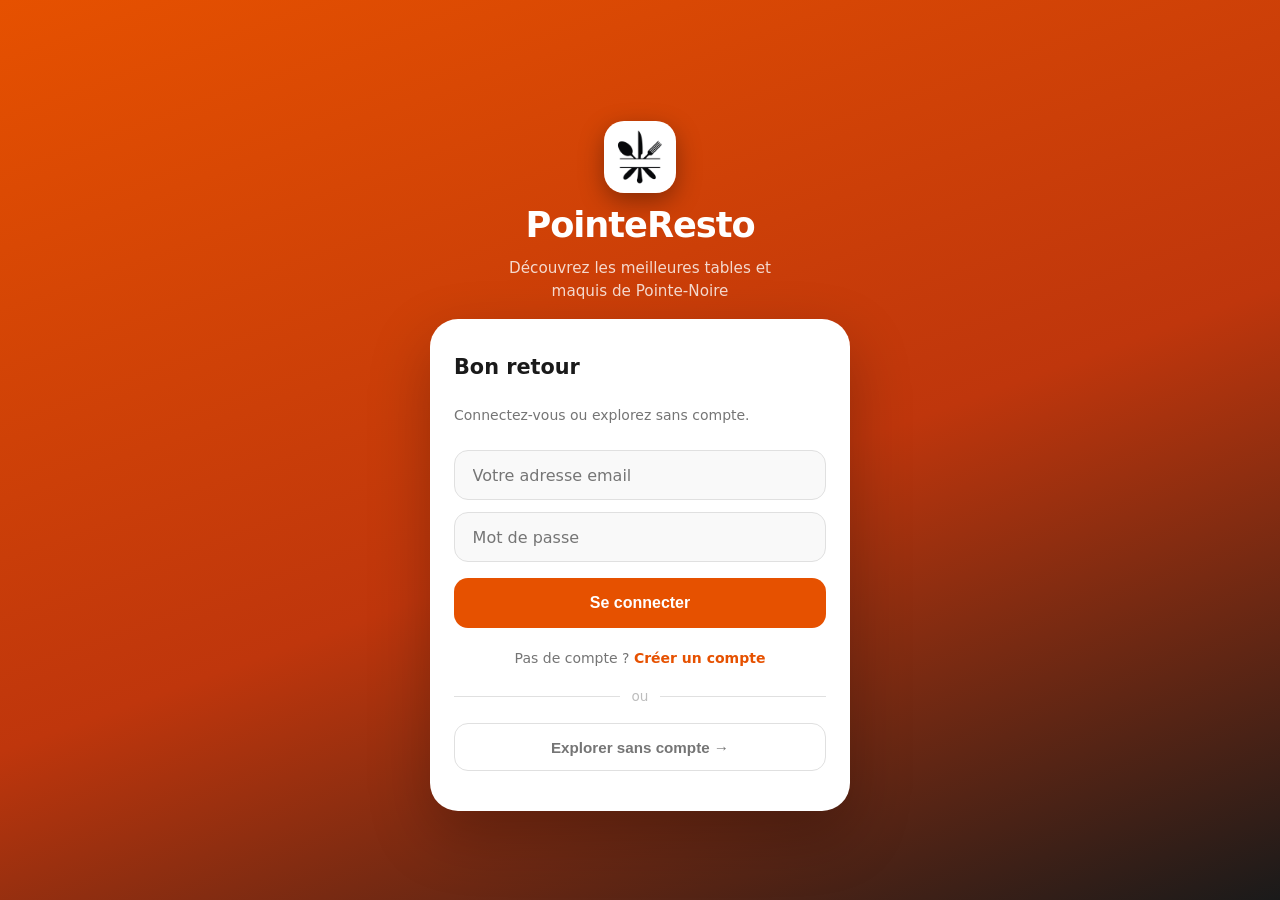
<file: index.html>
<!DOCTYPE html>
<html lang="fr">
<head>
    <meta charset="UTF-8">
    <meta http-equiv="refresh" content="0; url=Frontend/Connexion.html">
    <title>PointeResto — Redirection</title>
</head>
<body>
    <p>Redirection vers <a href="Frontend/Connexion.html">PointeResto</a>…</p>
</body>
</html>
</file>
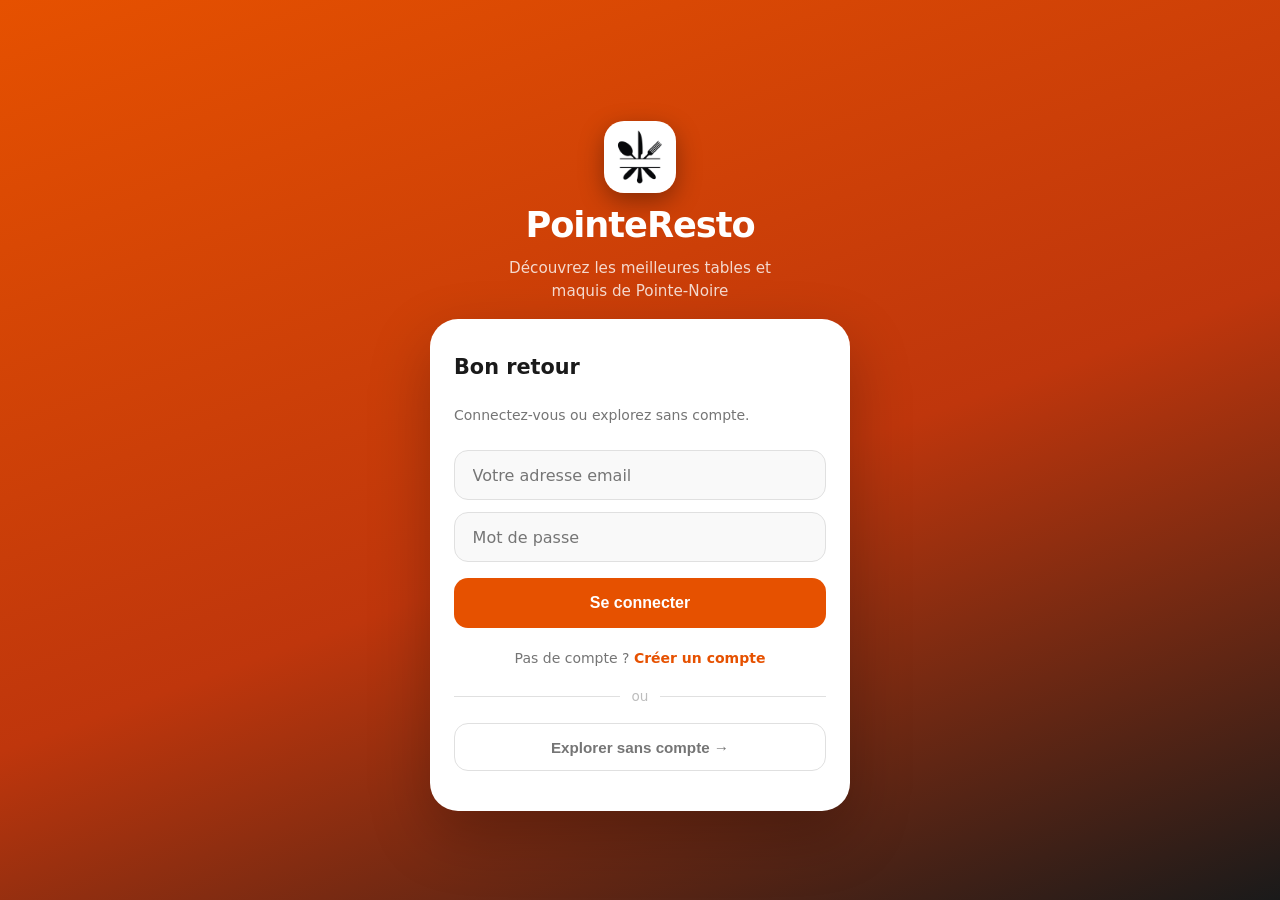
<file: Frontend/Index.html>
<!DOCTYPE html>
<html lang="fr">
<head>
    <meta charset="UTF-8">
    <meta name="viewport" content="width=device-width, initial-scale=1.0">
    <title>PointeResto — Guide Gastronomique de Pointe-Noire</title>
    <link rel="stylesheet" href="Assets/CSS/Theme.css">
    <link rel="stylesheet" href="Assets/CSS/Header.css">
    <link rel="stylesheet" href="Assets/CSS/Form.css">
    <link rel="stylesheet" href="Assets/CSS/Grid.css">
    <link rel="stylesheet" href="Assets/CSS/Layout.css">
    <link rel="stylesheet" href="Assets/CSS/Toast.css">
</head>
<body>
    <nav class="main-navbar">
        <a href="Index.html" class="logo-link">
            <img src="Assets/Image/Logo.jpeg" alt="Logo PointeResto" class="logo-icon">
            <div class="logo-text-group">
                <h1 class="logo-title">PointeResto</h1>
                <span class="logo-tagline">Pointe-Noire • Congo</span>
            </div>
        </a>
        <div class="nav-links">
            <button type="button" class="btn-navbar-action" id="btn-toggle-favs">
                ❤️ Favoris (<span id="fav-count">0</span>)
            </button>
            <span id="nav-auth-slot"></span>
        </div>
    </nav>

    <header class="home-hero">
        <div class="home-hero-overlay"></div>
        <div class="home-hero-content">
            <span class="hero-location-pill">📍 Côte Sauvage • Centre-Ville • Tié-Tié • Mpaka</span>
            <h2 class="home-hero-title">Savourez le meilleur de Pointe-Noire</h2>
            <p class="home-hero-desc">
                Capitaine braisé face à l'océan, saka-saka maison ou tables gastronomiques : trouvez votre prochaine adresse en temps réel.
            </p>
        </div>
    </header>

    <main class="container home-main">
        <section class="search-wrapper" aria-label="Recherche d'établissements">
            <div class="search-input-box">
                <span class="search-icon" aria-hidden="true">🔍</span>
                <input type="text" id="search-input" class="input-field search-with-icon"
                       placeholder="Rechercher un restaurant, du saka-saka, du capitaine...">
            </div>
            <div class="search-select-box">
                <select id="quartier-select" class="select-field" aria-label="Filtrer par quartier">
                    <option value="">Tous les quartiers</option>
                </select>
            </div>
        </section>

        <div class="quick-filters" id="quick-filters" role="group" aria-label="Filtres rapides">
            <button type="button" class="filter-chip active" data-filter="all">Tout voir</button>
            <button type="button" class="filter-chip" data-filter="open">🟢 Ouverts maintenant</button>
            <button type="button" class="filter-chip" data-filter="Fruits de Mer">🦞 Fruits de mer</button>
            <button type="button" class="filter-chip" data-filter="Maquis">🍲 Maquis</button>
            <button type="button" class="filter-chip" data-filter="Grillade">🔥 Grillades</button>
            <button type="button" class="filter-chip" data-filter="Traditionnel">🌴 Traditionnel</button>
        </div>

        <div class="results-toolbar">
            <p id="results-count" class="results-count">Chargement des établissements…</p>
        </div>

        <section id="restaurants-container" class="restaurants-grid"></section>
    </main>

    <script src="Assets/JS/api.js"></script>
    <script src="Assets/JS/Auth.js"></script>
    <script src="Assets/JS/Toast.js"></script>
    <script src="Assets/JS/Main.js"></script>
</body>
</html>
</file>
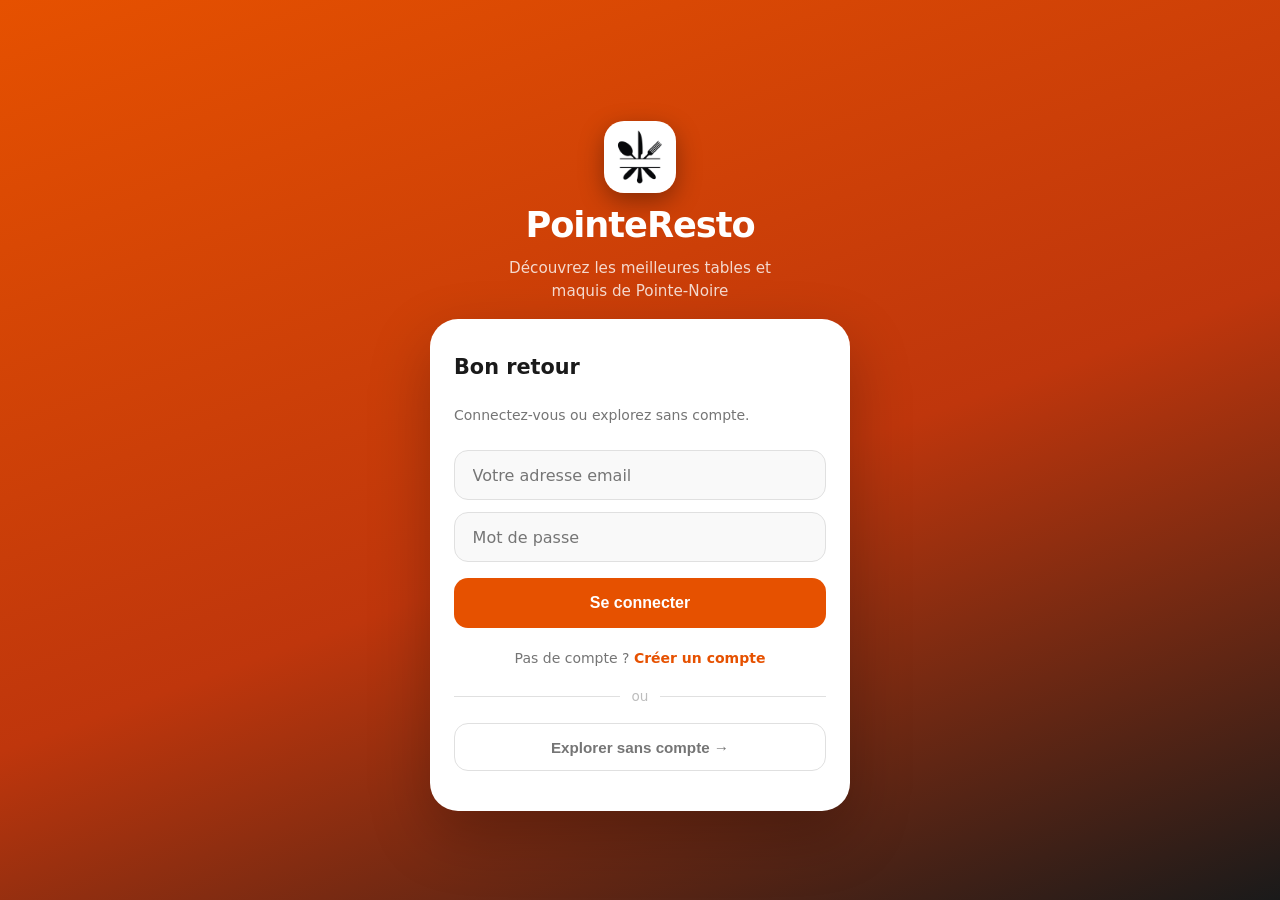
<file: Frontend/Connexion.html>
<!DOCTYPE html>
<html lang="fr">
<head>
    <meta charset="UTF-8">
    <meta name="viewport" content="width=device-width, initial-scale=1.0">
    <title>PointeResto — Connexion</title>
    <link rel="stylesheet" href="Assets/CSS/Theme.css">
    <link rel="stylesheet" href="Assets/CSS/AuthSheet.css">
    <link rel="stylesheet" href="Assets/CSS/Toast.css">
</head>
<body class="auth-body">

    <div class="hero">
        <img src="Assets/Image/Logo.jpeg" alt="Logo PointeResto" class="hero-logo">
        <h1 class="hero-title">PointeResto</h1>
        <p class="hero-subtitle">Découvrez les meilleures tables et maquis de Pointe-Noire</p>
    </div>

    <div class="sheet">
        <div class="sheet-handle"></div>
        <p class="sheet-title">Bon retour</p>
        <p class="sheet-subtitle">Connectez-vous ou explorez sans compte.</p>

        <div class="input-group">
            <input type="email" id="login-email" class="auth-input"
                   placeholder="Votre adresse email" autocomplete="email">
            <input type="password" id="login-password" class="auth-input"
                   placeholder="Mot de passe" autocomplete="current-password">
        </div>

        <p id="login-error" class="auth-error"></p>

        <button class="btn-primary" id="btn-login-submit">Se connecter</button>

        <p class="auth-switch-link">
            Pas de compte ? <a href="Inscription.html">Créer un compte</a>
        </p>

        <div class="divider">ou</div>

        <button class="btn-guest" id="btn-guest-explore">
            Explorer sans compte →
        </button>
    </div>

    <script src="Assets/JS/api.js"></script>
    <script src="Assets/JS/Auth.js"></script>
    <script src="Assets/JS/Toast.js"></script>
    <script src="Assets/JS/Login.js"></script>
</body>
</html>
</file>
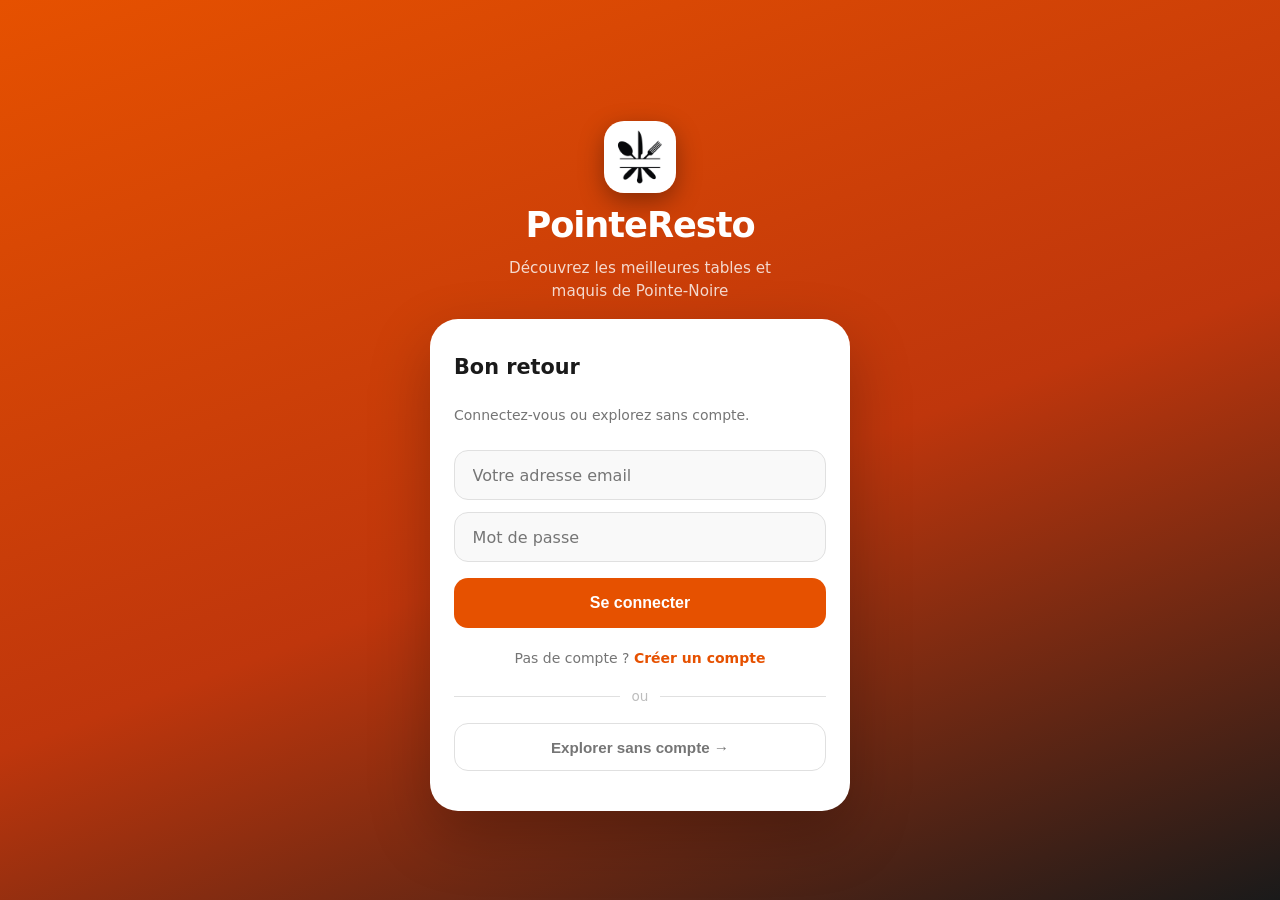
<file: Frontend/Dashboard.html>
<!DOCTYPE html>
<html lang="fr">
<head>
    <meta charset="UTF-8">
    <meta name="viewport" content="width=device-width, initial-scale=1.0">
    <title>PointeResto Pro — Espace Restaurateur</title>
    <link rel="stylesheet" href="Assets/CSS/Theme.css?v=2">
    <link rel="stylesheet" href="Assets/CSS/Header.css?v=2">
    <link rel="stylesheet" href="Assets/CSS/Form.css?v=2">
    <link rel="stylesheet" href="Assets/CSS/Toast.css?v=2">
    <link rel="stylesheet" href="Assets/CSS/Dashboard.css?v=2">
</head>
<body>
    <nav class="main-navbar">
        <a href="Index.html" class="logo-link">
            <img src="Assets/Image/Logo.jpeg" alt="Logo PointeResto" class="logo-icon">
            <h1 class="logo-title">PointeResto <span class="logo-pro-badge">Pro</span></h1>
        </a>
        <div class="nav-links">
            <span id="dash-avatar-initials" class="nav-avatar-initials">PR</span>
            <button type="button" class="btn-navbar-action" id="btn-logout">Déconnexion</button>
        </div>
    </nav>

    <main class="container">
        <p id="welcome-msg" class="dash-welcome"></p>

        <div class="dashboard-grid" id="stats-grid">
            <div class="stat-card">
                <div class="stat-number" id="stat-restos">—</div>
                <div class="stat-label">Établissements</div>
            </div>
            <div class="stat-card">
                <div class="stat-number" id="stat-rating">—</div>
                <div class="stat-label">Note Globale</div>
            </div>
            <div class="stat-card">
                <div class="stat-number" id="stat-avis">—</div>
                <div class="stat-label">Avis Reçus</div>
            </div>
        </div>

        <div class="restaurant-selector">
            <label for="resto-select">Mon établissement :</label>
            <select id="resto-select">
                <option value="">Chargement…</option>
            </select>
        </div>

        <div class="dash-tabs">
            <button type="button" class="dash-tab active" data-tab="statut" onclick="switchTab('statut')">📡 Statut</button>
            <button type="button" class="dash-tab"        data-tab="menus"  onclick="switchTab('menus')">🍽️ Menus</button>
            <button type="button" class="dash-tab"        data-tab="avis"   onclick="switchTab('avis')">💬 Avis</button>
        </div>

        <div class="dash-panel active" id="panel-statut">
            <div class="dash-section">
                <p class="dash-section-title">Statut d'ouverture</p>
                <p class="dash-status-hint">
                    Statut actuel : <strong id="current-status">—</strong>
                </p>
                <div class="status-buttons">
                    <button type="button" class="btn-status ouvert"        onclick="changeStatus('Ouvert')">✅ Ouvert</button>
                    <button type="button" class="btn-status ferme-bientot" onclick="changeStatus('Ferme bientot')">⏳ Ferme bientôt</button>
                    <button type="button" class="btn-status ferme"         onclick="changeStatus('Fermé')">🔴 Fermé</button>
                </div>
            </div>
        </div>

        <div class="dash-panel" id="panel-menus">
            <div class="dash-section">
                <p class="dash-section-title">Ajouter un plat</p>
                <div class="menu-form" id="menu-form">
                    <input type="text"   id="m-titre"       class="dash-input full-width" placeholder="Nom du plat *">
                    <input type="text"   id="m-categorie"   class="dash-input" placeholder="Catégorie (ex: Plat, Entrée)">
                    <input type="number" id="m-prix"        class="dash-input" placeholder="Prix (FCFA) *" min="0">
                    <textarea            id="m-description" class="dash-input full-width" rows="2" placeholder="Description / composition (optionnel)"></textarea>
                    <input type="url"    id="m-image"       class="dash-input full-width" placeholder="URL de l'image (optionnel)">
                    <button type="button" class="btn-dash-primary full-width" id="btn-add-menu" onclick="submitMenu()">
                        + Ajouter ce plat
                    </button>
                </div>
            </div>
            <div class="dash-section">
                <p class="dash-section-title">Carte actuelle</p>
                <div id="menus-list"><p class="dash-muted-msg">Sélectionnez un restaurant.</p></div>
            </div>
        </div>

        <div class="dash-panel" id="panel-avis">
            <div id="avis-list"><p class="dash-muted-msg">Chargement…</p></div>
        </div>
    </main>

    <script src="Assets/JS/api.js"></script>
    <script src="Assets/JS/Auth.js"></script>
    <script src="Assets/JS/Toast.js"></script>
    <script src="Assets/JS/Dashboard.js"></script>
</body>
</html>
</file>
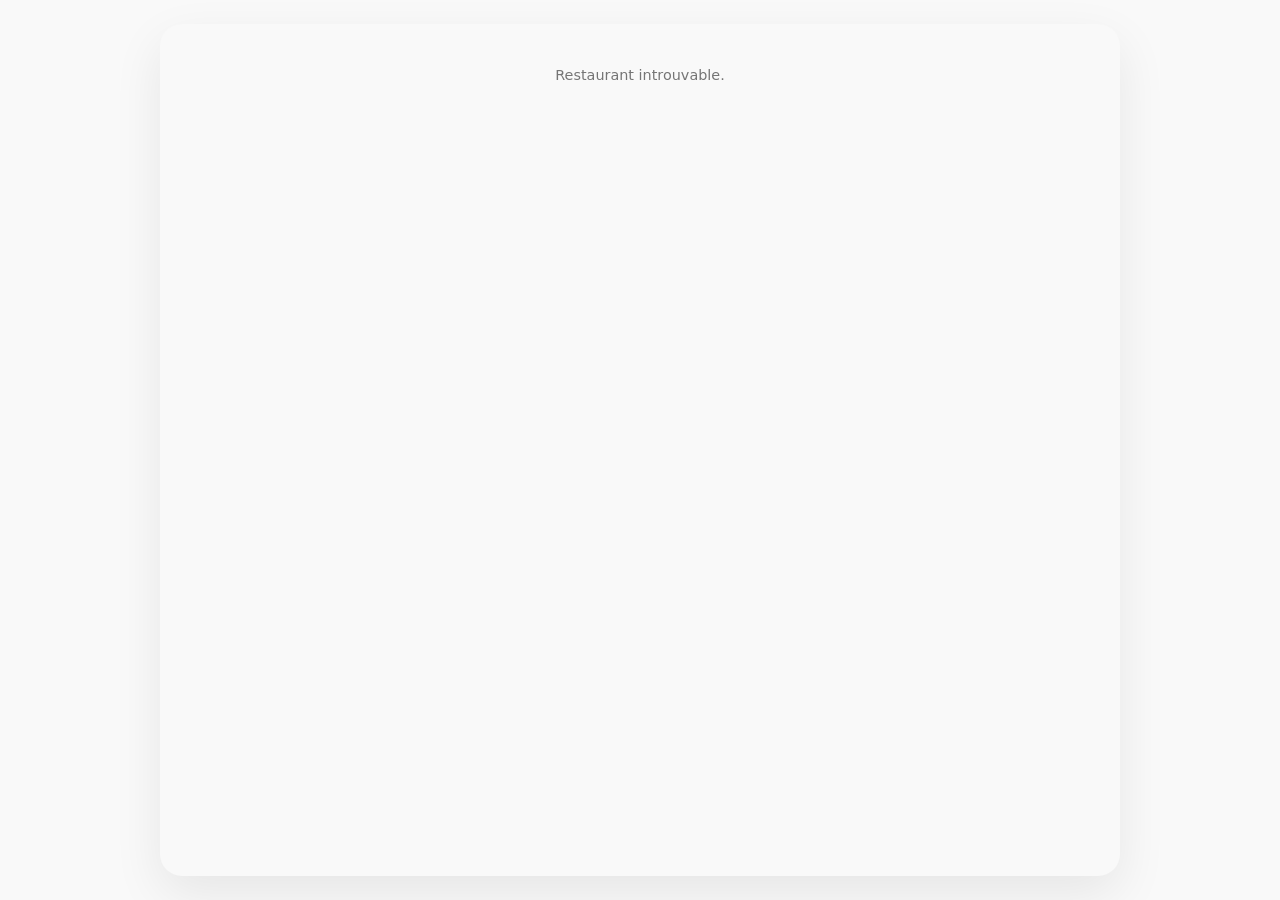
<file: Frontend/Detail.html>
<!DOCTYPE html>
<html lang="fr">
<head>
    <meta charset="UTF-8">
    <meta name="viewport" content="width=device-width, initial-scale=1.0">
    <title>PointeResto — Détail</title>
    <link rel="stylesheet" href="Assets/CSS/Theme.css?v=2">
    <link rel="stylesheet" href="Assets/CSS/Layout.css?v=2">
    <link rel="stylesheet" href="Assets/CSS/Detail.css?v=2">
    <link rel="stylesheet" href="Assets/CSS/Toast.css?v=2">
</head>
<body>

    <div id="detail-root">
        <p class="empty-state">Chargement…</p>
    </div>

    <script src="Assets/JS/api.js"></script>
    <script src="Assets/JS/Auth.js"></script>
    <script src="Assets/JS/Toast.js"></script>
    <script src="Assets/JS/Detail.js"></script>
</body>
</html>
</file>
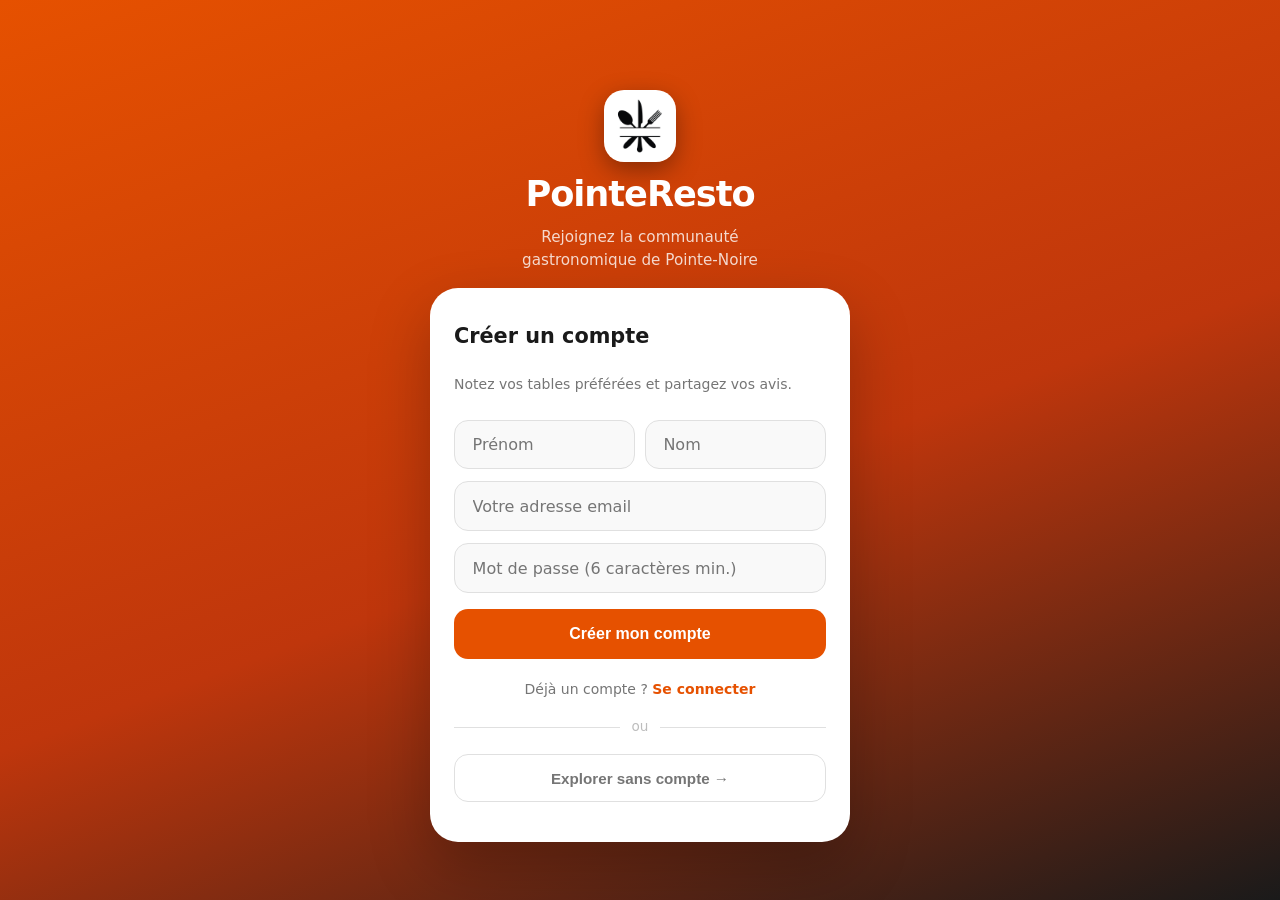
<file: Frontend/Inscription.html>
<!DOCTYPE html>
<html lang="fr">
<head>
    <meta charset="UTF-8">
    <meta name="viewport" content="width=device-width, initial-scale=1.0">
    <title>PointeResto — Inscription</title>
    <link rel="stylesheet" href="Assets/CSS/Theme.css">
    <link rel="stylesheet" href="Assets/CSS/AuthSheet.css">
    <link rel="stylesheet" href="Assets/CSS/Toast.css">
</head>
<body class="auth-body">

    <div class="hero">
        <img src="Assets/Image/Logo.jpeg" alt="Logo PointeResto" class="hero-logo">
        <h1 class="hero-title">PointeResto</h1>
        <p class="hero-subtitle">Rejoignez la communauté gastronomique de Pointe-Noire</p>
    </div>

    <div class="sheet">
        <div class="sheet-handle"></div>
        <p class="sheet-title">Créer un compte</p>
        <p class="sheet-subtitle">Notez vos tables préférées et partagez vos avis.</p>

        <div class="input-group">
            <div class="input-row">
                <input type="text" id="reg-prenom" class="auth-input"
                       placeholder="Prénom" autocomplete="given-name">
                <input type="text" id="reg-nom" class="auth-input"
                       placeholder="Nom" autocomplete="family-name">
            </div>
            <input type="email" id="reg-email" class="auth-input"
                   placeholder="Votre adresse email" autocomplete="email">
            <input type="password" id="reg-password" class="auth-input"
                   placeholder="Mot de passe (6 caractères min.)" autocomplete="new-password">
        </div>

        <p id="reg-error" class="auth-error"></p>

        <button class="btn-primary" id="btn-register-submit">Créer mon compte</button>

        <p class="auth-switch-link">
            Déjà un compte ? <a href="Connexion.html">Se connecter</a>
        </p>

        <div class="divider">ou</div>

        <button class="btn-guest" id="btn-guest-explore">
            Explorer sans compte →
        </button>
    </div>

    <script src="Assets/JS/api.js"></script>
    <script src="Assets/JS/Auth.js"></script>
    <script src="Assets/JS/Toast.js"></script>
    <script src="Assets/JS/Register.js"></script>
</body>
</html>
</file>
<file: Frontend/Assets/CSS/Theme.css>
:root {
    --primary: #E65100;
    --primary-light: #FFB74D;
    --dark: #1A1A1A;
    --light: #F9F9F9;
    --white: #FFFFFF;
    --gray: #757575;
    --border: #E0E0E0;
    --shadow: 0 10px 30px rgba(0, 0, 0, 0.05);
    --radius: 16px;
    --transition: all 0.3s cubic-bezier(0.4, 0, 0.2, 1);
}

* {
    box-sizing: border-box;
    margin: 0;
    padding: 0;
}

body {
    font-family: 'Inter', system-ui, sans-serif;
    background-color: var(--light);
    color: var(--dark);
    line-height: 1.6;
}

.container {
    max-width: 1200px;
    margin: 0 auto;
    padding: 2rem 1rem;
}

.hidden {
    display: none !important;
}
</file>
<file: Frontend/Assets/CSS/Header.css>
.main-navbar {
    display: flex;
    justify-content: space-between;
    align-items: center;
    padding: 0.85rem 2rem;
    background: rgba(255, 255, 255, 0.96);
    backdrop-filter: blur(8px);
    box-shadow: 0 4px 20px rgba(0, 0, 0, 0.06);
    position: sticky;
    top: 0;
    z-index: 900;
    gap: 1rem;
}

.logo-link {
    display: flex;
    align-items: center;
    gap: 0.75rem;
    text-decoration: none;
    color: inherit;
    min-width: 0;
}

.logo-icon {
    width: 42px;
    height: 42px;
    border-radius: 12px;
    object-fit: cover;
    flex-shrink: 0;
    box-shadow: 0 3px 10px rgba(230, 81, 0, 0.2);
}

.logo-text-group {
    display: flex;
    flex-direction: column;
    min-width: 0;
}

.logo-title {
    font-size: 1.45rem;
    font-weight: 800;
    color: var(--primary);
    line-height: 1.1;
    margin: 0;
    white-space: nowrap;
}

.logo-tagline {
    font-size: 0.72rem;
    font-weight: 600;
    color: var(--gray);
    letter-spacing: 0.04em;
}

.logo-pro-badge {
    color: var(--gray);
    font-size: 0.7em;
    font-weight: 700;
}

.nav-links {
    display: flex;
    align-items: center;
    gap: 0.6rem;
    flex-shrink: 0;
}

.btn-navbar-action {
    background-color: var(--primary);
    color: var(--white);
    border: none;
    padding: 0.6rem 1rem;
    border-radius: 10px;
    font-weight: 600;
    font-size: 0.85rem;
    cursor: pointer;
    white-space: nowrap;
    transition: var(--transition);
}

.btn-navbar-action:hover {
    background-color: #bf360c;
}

.btn-navbar-action.active {
    background-color: var(--dark);
}

.btn-navbar-link {
    display: inline-block;
    background-color: var(--light);
    color: var(--dark);
    border: 1.5px solid var(--border);
    padding: 0.52rem 0.95rem;
    border-radius: 10px;
    font-weight: 600;
    font-size: 0.85rem;
    text-decoration: none;
    white-space: nowrap;
    transition: var(--transition);
}

.btn-navbar-link:hover {
    border-color: var(--primary);
    color: var(--primary);
}

.nav-user-pill {
    display: inline-flex;
    align-items: center;
    gap: 0.5rem;
}

.nav-avatar-initials {
    display: inline-flex;
    align-items: center;
    justify-content: center;
    width: 38px;
    height: 38px;
    border-radius: 50%;
    background: linear-gradient(135deg, #E65100 0%, #BF360C 100%);
    color: var(--white);
    font-weight: 800;
    font-size: 0.88rem;
    letter-spacing: 0.04em;
    text-decoration: none;
    box-shadow: 0 3px 10px rgba(230, 81, 0, 0.28);
    flex-shrink: 0;
}

.nav-logout-btn {
    background: none;
    border: 1.5px solid var(--border);
    color: var(--gray);
    border-radius: 10px;
    padding: 0.5rem 0.75rem;
    font-size: 0.8rem;
    font-weight: 600;
    cursor: pointer;
    transition: var(--transition);
}

.nav-logout-btn:hover {
    border-color: #c62828;
    color: #c62828;
}

@media (max-width: 560px) {
    .main-navbar {
        padding: 0.7rem 0.9rem;
        gap: 0.45rem;
    }

    .logo-icon {
        width: 34px;
        height: 34px;
    }

    .logo-title {
        font-size: 1.15rem;
    }

    .logo-tagline {
        display: none;
    }

    .btn-navbar-action,
    .btn-navbar-link {
        padding: 0.45rem 0.7rem;
        font-size: 0.76rem;
        border-radius: 8px;
    }

    .nav-avatar-initials {
        width: 34px;
        height: 34px;
        font-size: 0.8rem;
    }

    .nav-logout-btn {
        padding: 0.42rem 0.6rem;
        font-size: 0.75rem;
    }
}
</file>
<file: Frontend/Assets/CSS/Form.css>
.search-wrapper {
    background: var(--white);
    padding: 1.15rem;
    border-radius: 18px;
    box-shadow: 0 14px 35px rgba(0, 0, 0, 0.08);
    display: flex;
    gap: 0.9rem;
    margin-bottom: 1.25rem;
    border: 1px solid rgba(0, 0, 0, 0.04);
}

.search-input-box {
    position: relative;
    flex: 2;
    min-width: 0;
}

.search-select-box {
    flex: 1;
    min-width: 210px;
}

.search-icon {
    position: absolute;
    left: 1rem;
    top: 50%;
    transform: translateY(-50%);
    font-size: 1rem;
    pointer-events: none;
    opacity: 0.65;
}

.input-field, .select-field {
    width: 100%;
    padding: 0.9rem 1.1rem;
    border: 1.5px solid var(--border);
    border-radius: 12px;
    font-size: 0.96rem;
    background-color: var(--light);
    transition: var(--transition);
    outline: none;
    font-family: inherit;
    color: var(--dark);
}

.search-with-icon {
    padding-left: 2.6rem;
}

.input-field:focus, .select-field:focus {
    border-color: var(--primary);
    background-color: var(--white);
    box-shadow: 0 0 0 4px rgba(230, 81, 0, 0.1);
}

.btn-submit {
    background-color: var(--primary);
    color: var(--white);
    border: none;
    padding: 1rem 2rem;
    border-radius: 12px;
    font-weight: bold;
    cursor: pointer;
}
</file>
<file: Frontend/Assets/CSS/Grid.css>
.restaurants-grid {
    display: grid;
    grid-template-columns: repeat(auto-fill, minmax(330px, 1fr));
    gap: 1.6rem;
}

@media (max-width: 768px) {
    .restaurants-grid {
        grid-template-columns: 1fr;
        gap: 1.2rem;
    }
    .search-wrapper {
        flex-direction: column;
    }
    .search-select-box {
        min-width: 100%;
    }
}
</file>
<file: Frontend/Assets/CSS/Layout.css>
/* ============================================================
   Bannière Hero Accueil — Pointe-Noire
   ============================================================ */
.home-hero {
    position: relative;
    min-height: 290px;
    background-image: url('https://images.unsplash.com/photo-1507525428034-b723cf961d3e?w=1400&q=80');
    background-size: cover;
    background-position: center 62%;
    display: flex;
    align-items: center;
    justify-content: center;
    text-align: center;
    padding: 2.8rem 1.5rem 4.2rem;
    color: var(--white);
}

.home-hero-overlay {
    position: absolute;
    inset: 0;
    background: linear-gradient(
        135deg,
        rgba(26, 26, 26, 0.82) 0%,
        rgba(191, 54, 12, 0.72) 55%,
        rgba(230, 81, 0, 0.65) 100%
    );
}

.home-hero-content {
    position: relative;
    z-index: 2;
    max-width: 760px;
    display: flex;
    flex-direction: column;
    align-items: center;
    gap: 0.75rem;
}

.hero-location-pill {
    display: inline-block;
    background: rgba(255, 255, 255, 0.16);
    backdrop-filter: blur(6px);
    border: 1px solid rgba(255, 255, 255, 0.28);
    padding: 0.35rem 0.9rem;
    border-radius: 30px;
    font-size: 0.78rem;
    font-weight: 600;
    letter-spacing: 0.03em;
}

.home-hero-title {
    font-size: 2.2rem;
    font-weight: 900;
    line-height: 1.15;
    letter-spacing: -0.02em;
    text-shadow: 0 2px 12px rgba(0, 0, 0, 0.35);
}

.home-hero-desc {
    font-size: 1rem;
    opacity: 0.92;
    max-width: 600px;
    line-height: 1.55;
}

.home-main {
    margin-top: -2.4rem;
    position: relative;
    z-index: 5;
}

/* ============================================================
   Filtres rapides & barre de résultats
   ============================================================ */
.quick-filters {
    display: flex;
    gap: 0.55rem;
    flex-wrap: wrap;
    margin-bottom: 1.1rem;
}

.filter-chip {
    background: var(--white);
    color: var(--dark);
    border: 1.5px solid var(--border);
    border-radius: 30px;
    padding: 0.45rem 0.95rem;
    font-size: 0.84rem;
    font-weight: 600;
    cursor: pointer;
    transition: var(--transition);
    font-family: inherit;
}

.filter-chip:hover {
    border-color: var(--primary);
    color: var(--primary);
}

.filter-chip.active {
    background: var(--primary);
    border-color: var(--primary);
    color: var(--white);
    box-shadow: 0 4px 12px rgba(230, 81, 0, 0.24);
}

.results-toolbar {
    display: flex;
    justify-content: space-between;
    align-items: center;
    margin-bottom: 1rem;
}

.results-count {
    font-size: 0.86rem;
    font-weight: 600;
    color: var(--gray);
}

/* ============================================================
   Cartes Restaurants
   ============================================================ */
.restaurant-card {
    background: var(--white);
    border-radius: var(--radius);
    overflow: hidden;
    box-shadow: var(--shadow);
    transition: var(--transition);
    position: relative;
    border: 1px solid rgba(0, 0, 0, 0.04);
    cursor: pointer;
    display: flex;
    flex-direction: column;
}

.restaurant-card:hover {
    transform: translateY(-4px);
    box-shadow: 0 18px 40px rgba(0, 0, 0, 0.11);
}

.card-media-wrapper {
    position: relative;
    height: 205px;
    overflow: hidden;
    background: #2b2b2b;
}

.card-img-top {
    width: 100%;
    height: 100%;
    object-fit: cover;
    transition: transform 0.45s ease;
}

.restaurant-card:hover .card-img-top {
    transform: scale(1.05);
}

.card-media-wrapper::after {
    content: '';
    position: absolute;
    inset: 0;
    background: linear-gradient(to top, rgba(0, 0, 0, 0.55) 0%, transparent 50%);
    pointer-events: none;
}

.btn-fav-card {
    position: absolute;
    top: 0.85rem;
    right: 0.85rem;
    background: rgba(255, 255, 255, 0.94);
    border: none;
    width: 38px;
    height: 38px;
    border-radius: 50%;
    cursor: pointer;
    box-shadow: 0 4px 12px rgba(0, 0, 0, 0.18);
    font-size: 1.15rem;
    display: flex;
    align-items: center;
    justify-content: center;
    transition: var(--transition);
    z-index: 3;
}

.btn-fav-card:hover {
    transform: scale(1.12);
}

.card-status-badge {
    position: absolute;
    top: 0.85rem;
    left: 0.85rem;
    padding: 0.32rem 0.75rem;
    border-radius: 30px;
    font-size: 0.72rem;
    font-weight: 700;
    color: white;
    z-index: 3;
    box-shadow: 0 2px 8px rgba(0, 0, 0, 0.2);
}

.status-ouvert        { background-color: #2e7d32; }
.status-ferme-bientot { background-color: #ef6c00; }
.status-ferme,
.status-fermé         { background-color: #c62828; }

.card-quartier-tag {
    position: absolute;
    bottom: 0.75rem;
    left: 0.85rem;
    z-index: 3;
    color: #fff;
    font-size: 0.76rem;
    font-weight: 600;
    background: rgba(0, 0, 0, 0.45);
    backdrop-filter: blur(4px);
    padding: 0.22rem 0.65rem;
    border-radius: 20px;
}

.card-rating-badge {
    position: absolute;
    bottom: 0.75rem;
    right: 0.85rem;
    z-index: 3;
    background: var(--white);
    color: var(--dark);
    font-size: 0.8rem;
    font-weight: 800;
    padding: 0.22rem 0.6rem;
    border-radius: 20px;
    box-shadow: 0 2px 8px rgba(0, 0, 0, 0.18);
}

.card-rating-star {
    color: #FFB300;
}

.card-body {
    padding: 1.15rem 1.25rem 1.25rem;
    display: flex;
    flex-direction: column;
    flex: 1;
}

.card-title-row {
    display: flex;
    justify-content: space-between;
    align-items: flex-start;
    gap: 0.5rem;
    margin-bottom: 0.25rem;
}

.card-title {
    font-size: 1.2rem;
    font-weight: 800;
    color: var(--dark);
    line-height: 1.25;
}

.card-price-badge {
    font-size: 0.72rem;
    font-weight: 700;
    color: var(--primary);
    background: rgba(230, 81, 0, 0.1);
    padding: 0.2rem 0.55rem;
    border-radius: 8px;
    white-space: nowrap;
}

.card-address {
    font-size: 0.83rem;
    color: var(--gray);
    margin-bottom: 0.5rem;
}

.card-desc-excerpt {
    font-size: 0.84rem;
    color: #4a4a4a;
    line-height: 1.45;
    margin-bottom: 0.85rem;
    overflow: hidden;
    text-overflow: ellipsis;
    display: -webkit-box;
    -webkit-line-clamp: 2;
    -webkit-box-orient: vertical;
}

.card-footer-meta {
    display: flex;
    justify-content: space-between;
    align-items: center;
    font-size: 0.8rem;
    color: var(--gray);
    margin-top: auto;
    padding-top: 0.65rem;
    border-top: 1px solid var(--border);
}

.card-type-pill {
    font-weight: 600;
    color: var(--dark);
}

.card-cta-link {
    color: var(--primary);
    font-weight: 700;
}

.grid-empty-msg {
    grid-column: 1 / -1;
    text-align: center;
    color: var(--gray);
    background: var(--white);
    border-radius: var(--radius);
    padding: 2.5rem 1.5rem;
    box-shadow: var(--shadow);
}

@media (max-width: 600px) {
    .home-hero {
        min-height: 245px;
        padding: 2rem 1rem 3.5rem;
    }
    .home-hero-title {
        font-size: 1.65rem;
    }
    .home-hero-desc {
        font-size: 0.88rem;
    }
}
</file>
<file: Frontend/Assets/CSS/Toast.css>
/* ============================================================
   Toasts — système de notifications non-bloquant
   ============================================================ */
#toast-container {
    position: fixed;
    bottom: 1.5rem;
    left: 50%;
    transform: translateX(-50%);
    z-index: 3000;
    display: flex;
    flex-direction: column;
    gap: 0.6rem;
    width: calc(100% - 2rem);
    max-width: 380px;
    pointer-events: none;
}

.toast {
    display: flex;
    align-items: center;
    gap: 0.7rem;
    background: var(--dark);
    color: #fff;
    padding: 0.85rem 1.1rem;
    border-radius: 12px;
    box-shadow: 0 8px 24px rgba(0,0,0,0.25);
    font-size: 0.9rem;
    font-weight: 500;
    opacity: 0;
    transform: translateY(12px);
    transition: opacity 0.25s ease, transform 0.25s ease;
    pointer-events: auto;
}

.toast.show {
    opacity: 1;
    transform: translateY(0);
}

.toast-icon {
    flex-shrink: 0;
    width: 22px;
    height: 22px;
    border-radius: 50%;
    display: flex;
    align-items: center;
    justify-content: center;
    font-size: 0.85rem;
    font-weight: bold;
}

.toast-success .toast-icon { background: #2e7d32; }
.toast-error   .toast-icon { background: #c62828; }
.toast-info    .toast-icon { background: var(--primary); }

.toast-close {
    margin-left: auto;
    background: none;
    border: none;
    color: rgba(255,255,255,0.6);
    cursor: pointer;
    font-size: 1.1rem;
    line-height: 1;
    padding: 0 0.2rem;
}

.toast-close:hover { color: #fff; }

@media (max-width: 480px) {
    #toast-container {
        bottom: 1rem;
        width: calc(100% - 1.5rem);
    }
}
</file>
<file: Frontend/Assets/CSS/AuthSheet.css>
/* ============================================================
   Auth-Sheet — style partagé Connexion.html / Inscription.html
   Mobile-first : bottom-sheet sur smartphone, carte centrée sur desktop
   ============================================================ */
* { box-sizing: border-box; margin: 0; padding: 0; }

body.auth-body {
    font-family: 'Inter', system-ui, sans-serif;
    background: linear-gradient(160deg, #E65100 0%, #BF360C 55%, #1A1A1A 100%);
    min-height: 100dvh;
    display: flex;
    flex-direction: column;
    align-items: center;
    justify-content: flex-end;
    padding: 0;
    color: #fff;
}

.hero {
    flex: 1;
    display: flex;
    flex-direction: column;
    align-items: center;
    justify-content: center;
    gap: 0.8rem;
    padding: 2.5rem 1.5rem 1.5rem;
    text-align: center;
}

.hero-logo {
    width: 72px;
    height: 72px;
    border-radius: 20px;
    object-fit: cover;
    box-shadow: 0 8px 24px rgba(0,0,0,0.35);
}

.hero-title {
    font-size: 2.2rem;
    font-weight: 900;
    letter-spacing: -0.03em;
    line-height: 1.1;
}

.hero-subtitle {
    font-size: 0.95rem;
    opacity: 0.8;
    max-width: 280px;
    line-height: 1.5;
}

.sheet {
    width: 100%;
    background: #fff;
    border-radius: 28px 28px 0 0;
    padding: 2rem 1.5rem 2.5rem;
    color: #1A1A1A;
    display: flex;
    flex-direction: column;
    gap: 1rem;
}

.sheet-handle {
    width: 40px;
    height: 4px;
    background: #E0E0E0;
    border-radius: 2px;
    margin: 0 auto 1rem;
}

.sheet-title {
    font-size: 1.3rem;
    font-weight: 700;
    margin-bottom: 0.25rem;
}

.sheet-subtitle {
    font-size: 0.875rem;
    color: #757575;
    margin-bottom: 0.5rem;
}

.input-group {
    display: flex;
    flex-direction: column;
    gap: 0.75rem;
}

.input-row {
    display: flex;
    gap: 0.6rem;
}
.input-row .auth-input { flex: 1; min-width: 0; }

.auth-input {
    width: 100%;
    padding: 0.9rem 1.1rem;
    border: 1.5px solid #E0E0E0;
    border-radius: 14px;
    font-size: 1rem;
    background: #F9F9F9;
    outline: none;
    transition: border-color 0.2s, box-shadow 0.2s;
    color: #1A1A1A;
    font-family: inherit;
}

.auth-input:focus {
    border-color: #E65100;
    background: #fff;
    box-shadow: 0 0 0 4px rgba(230, 81, 0, 0.12);
}

.btn-primary {
    width: 100%;
    padding: 1rem;
    background: #E65100;
    color: #fff;
    border: none;
    border-radius: 14px;
    font-size: 1rem;
    font-weight: 700;
    cursor: pointer;
    transition: background 0.2s, transform 0.1s;
}

.btn-primary:active { transform: scale(0.98); }
.btn-primary:disabled { background: #BDBDBD; cursor: not-allowed; }

.divider {
    display: flex;
    align-items: center;
    gap: 0.75rem;
    color: #BDBDBD;
    font-size: 0.85rem;
}

.divider::before,
.divider::after {
    content: '';
    flex: 1;
    height: 1px;
    background: #E0E0E0;
}

.btn-guest {
    width: 100%;
    padding: 0.9rem;
    background: transparent;
    color: #757575;
    border: 1.5px solid #E0E0E0;
    border-radius: 14px;
    font-size: 0.95rem;
    font-weight: 600;
    cursor: pointer;
    transition: border-color 0.2s, color 0.2s;
}

.btn-guest:hover, .btn-guest:active {
    border-color: #E65100;
    color: #E65100;
}

.auth-error {
    font-size: 0.875rem;
    color: #c62828;
    text-align: center;
    display: none;
    padding: 0.5rem 0.75rem;
    background: #FFEBEE;
    border-radius: 10px;
}

.auth-error.visible {
    display: block;
}

.auth-switch-link {
    text-align: center;
    font-size: 0.875rem;
    color: #757575;
    margin-top: 0.2rem;
}

.auth-switch-link a {
    color: #E65100;
    font-weight: 700;
    text-decoration: none;
}
.auth-switch-link a:hover { text-decoration: underline; }

/* ===== TABLET / DESKTOP ===== */
@media (min-width: 600px) {
    body.auth-body {
        justify-content: center;
        padding: 2rem;
    }

    .hero {
        flex: unset;
        padding: 2rem 1.5rem 1rem;
    }

    .sheet {
        border-radius: 28px;
        max-width: 420px;
        width: 100%;
        box-shadow: 0 24px 60px rgba(0,0,0,0.25);
    }

    .sheet-handle { display: none; }
}
</file>
<file: Frontend/Assets/CSS/Dashboard.css>
/* ============================================================
   Dashboard.css — Espace Restaurateur PointeResto
   ============================================================ */

.dash-welcome {
    margin-bottom: 1.2rem;
    font-size: 0.95rem;
    color: var(--gray);
}

.dash-status-hint {
    font-size: 0.88rem;
    color: var(--gray);
    margin-bottom: 0.5rem;
}

.dash-muted-msg {
    color: var(--gray);
    font-size: 0.9rem;
    padding: 0.5rem 0;
}

.dash-error-msg {
    color: #c62828;
    font-size: 0.9rem;
}

.dash-cat-heading {
    font-size: 0.75rem;
    text-transform: uppercase;
    letter-spacing: 0.08em;
    color: var(--gray);
    margin: 1rem 0 0.5rem;
    font-weight: 700;
}

.dashboard-grid {
    display: grid;
    grid-template-columns: repeat(3, 1fr);
    gap: 1.2rem;
    margin-bottom: 2rem;
}

.stat-card {
    background: var(--white);
    padding: 1.5rem;
    border-radius: var(--radius);
    box-shadow: var(--shadow);
    text-align: center;
}

.stat-number {
    font-size: 2rem;
    font-weight: 800;
    color: var(--primary);
    margin-bottom: 0.3rem;
    line-height: 1;
}

.stat-label {
    font-size: 0.75rem;
    color: var(--gray);
    text-transform: uppercase;
    letter-spacing: 0.08em;
}

.restaurant-selector {
    background: var(--white);
    border-radius: var(--radius);
    box-shadow: var(--shadow);
    padding: 1.2rem 1.5rem;
    margin-bottom: 1.5rem;
    display: flex;
    align-items: center;
    gap: 1rem;
    flex-wrap: wrap;
}

.restaurant-selector label {
    font-weight: 600;
    font-size: 0.9rem;
    white-space: nowrap;
}

.restaurant-selector select {
    flex: 1;
    padding: 0.6rem 1rem;
    border: 1.5px solid var(--border);
    border-radius: 10px;
    font-size: 0.95rem;
    background: var(--light);
    outline: none;
    cursor: pointer;
}

.restaurant-selector select:focus {
    border-color: var(--primary);
}

.dash-tabs {
    display: flex;
    gap: 0;
    border-bottom: 1px solid var(--border);
    margin-bottom: 1.5rem;
    overflow-x: auto;
}

.dash-tab {
    padding: 0.85rem 1.2rem;
    font-size: 0.9rem;
    font-weight: 600;
    color: var(--gray);
    background: none;
    border: none;
    border-bottom: 3px solid transparent;
    cursor: pointer;
    white-space: nowrap;
    transition: var(--transition);
    font-family: inherit;
}

.dash-tab.active {
    color: var(--primary);
    border-bottom-color: var(--primary);
}

.dash-panel { display: none; }
.dash-panel.active { display: block; }

.status-buttons {
    display: flex;
    gap: 0.8rem;
    flex-wrap: wrap;
    margin-top: 1rem;
}

.btn-status {
    flex: 1;
    min-width: 120px;
    padding: 0.8rem 1rem;
    border: none;
    border-radius: 12px;
    font-weight: 700;
    font-size: 0.9rem;
    cursor: pointer;
    transition: var(--transition);
    color: #fff;
    font-family: inherit;
}

.btn-status.ouvert        { background: #2e7d32; }
.btn-status.ferme-bientot { background: #ef6c00; }
.btn-status.ferme         { background: #c62828; }
.btn-status:active        { transform: scale(0.97); }

.dash-section {
    background: var(--white);
    border-radius: var(--radius);
    box-shadow: var(--shadow);
    padding: 1.5rem;
    margin-bottom: 1.2rem;
}

.dash-section-title {
    font-size: 1rem;
    font-weight: 700;
    margin-bottom: 1rem;
    color: var(--dark);
}

.menu-form {
    display: grid;
    grid-template-columns: 1fr 1fr;
    gap: 0.75rem;
    margin-bottom: 1.2rem;
}

.menu-form .full-width { grid-column: 1 / -1; }

.dash-input {
    width: 100%;
    padding: 0.7rem 1rem;
    border: 1.5px solid var(--border);
    border-radius: 10px;
    font-size: 0.9rem;
    background: var(--light);
    outline: none;
    font-family: inherit;
    transition: border-color 0.2s;
}

.dash-input:focus { border-color: var(--primary); background: var(--white); }

.btn-dash-primary {
    background: var(--primary);
    color: var(--white);
    border: none;
    padding: 0.75rem 1.5rem;
    border-radius: 10px;
    font-weight: 700;
    font-size: 0.9rem;
    cursor: pointer;
    transition: var(--transition);
    font-family: inherit;
}

.btn-dash-primary:hover { opacity: 0.9; }

.menu-item-row {
    display: flex;
    align-items: center;
    gap: 0.8rem;
    padding: 0.8rem 0;
    border-bottom: 1px solid var(--border);
}

.menu-item-row:last-child { border-bottom: none; }

.menu-item-info { flex: 1; min-width: 0; }
.menu-item-title { font-weight: 600; font-size: 0.92rem; }
.menu-item-meta  { font-size: 0.78rem; color: var(--gray); }
.menu-item-price { font-weight: 700; color: var(--primary); white-space: nowrap; }

.btn-icon {
    background: none;
    border: 1.5px solid var(--border);
    border-radius: 8px;
    width: 32px;
    height: 32px;
    display: flex;
    align-items: center;
    justify-content: center;
    cursor: pointer;
    font-size: 0.9rem;
    transition: var(--transition);
    flex-shrink: 0;
}

.btn-icon:hover { border-color: var(--primary); color: var(--primary); }
.btn-icon.danger:hover { border-color: #c62828; color: #c62828; }

.avis-card {
    border-bottom: 1px solid var(--border);
    padding: 1rem 0;
}

.avis-card:last-child { border-bottom: none; }

.avis-header {
    display: flex;
    justify-content: space-between;
    align-items: flex-start;
    margin-bottom: 0.4rem;
    flex-wrap: wrap;
    gap: 0.3rem;
}

.avis-author { font-weight: 600; font-size: 0.9rem; }
.avis-stars  { color: #FFB300; font-size: 0.85rem; }
.avis-resto  { font-size: 0.75rem; color: var(--gray); margin-bottom: 0.3rem; }
.avis-comment { font-size: 0.88rem; margin-bottom: 0.6rem; line-height: 1.5; }

.avis-reponse-box {
    background: var(--light);
    border-radius: 10px;
    padding: 0.7rem;
    font-size: 0.83rem;
    color: var(--gray);
    margin-bottom: 0.5rem;
    border-left: 3px solid var(--primary);
}

.avis-reponse-form { display: flex; gap: 0.5rem; margin-top: 0.5rem; }
.avis-reponse-form textarea {
    flex: 1;
    padding: 0.6rem 0.8rem;
    border: 1.5px solid var(--border);
    border-radius: 8px;
    font-size: 0.85rem;
    resize: none;
    font-family: inherit;
    outline: none;
}
.avis-reponse-form textarea:focus { border-color: var(--primary); }

@media (max-width: 600px) {
    .dashboard-grid { grid-template-columns: repeat(3, 1fr); gap: 0.6rem; }
    .stat-card { padding: 1rem 0.5rem; }
    .stat-number { font-size: 1.4rem; }
    .stat-label { font-size: 0.65rem; }
    .menu-form { grid-template-columns: 1fr; }
    .menu-form .full-width { grid-column: 1; }
}
</file>
<file: Frontend/Assets/CSS/Detail.css>
/* ============================================================
   Detail.html — page complète d'un restaurant
   ============================================================ */

#detail-root {
    width: 100%;
    min-height: 100dvh;
    background: var(--light);
}

.detail-hero {
    position: relative;
    height: 270px;
    overflow: hidden;
    background: #1a1a1a;
}

.detail-hero img {
    width: 100%;
    height: 100%;
    object-fit: cover;
}

.detail-hero::after {
    content: '';
    position: absolute;
    inset: 0;
    background: linear-gradient(to top, rgba(0,0,0,0.72) 0%, rgba(0,0,0,0.12) 55%, transparent 100%);
}

.detail-back-btn {
    position: absolute;
    top: 1rem;
    left: 1rem;
    z-index: 5;
    background: rgba(255,255,255,0.94);
    border: none;
    width: 40px;
    height: 40px;
    border-radius: 50%;
    display: flex;
    align-items: center;
    justify-content: center;
    font-size: 1.15rem;
    font-weight: 700;
    cursor: pointer;
    box-shadow: var(--shadow);
    text-decoration: none;
    color: var(--dark);
    transition: var(--transition);
}

.detail-back-btn:hover {
    transform: scale(1.06);
}

.detail-fav-btn {
    position: absolute;
    top: 1rem;
    right: 1rem;
    z-index: 5;
    background: rgba(255,255,255,0.94);
    border: none;
    width: 40px;
    height: 40px;
    border-radius: 50%;
    display: flex;
    align-items: center;
    justify-content: center;
    font-size: 1.15rem;
    cursor: pointer;
    box-shadow: var(--shadow);
    transition: var(--transition);
}

.detail-fav-btn:hover {
    transform: scale(1.06);
}

.detail-hero-text {
    position: absolute;
    bottom: 1.1rem;
    left: 1.3rem;
    right: 1.3rem;
    z-index: 4;
    color: #fff;
}

.detail-title {
    font-size: 1.75rem;
    font-weight: 900;
    margin-bottom: 0.2rem;
    text-shadow: 0 2px 10px rgba(0,0,0,0.35);
}

.detail-subtitle {
    font-size: 0.92rem;
    opacity: 0.92;
}

.detail-status-row {
    display: flex;
    gap: 0.55rem;
    padding: 1.1rem 1.3rem 0;
    flex-wrap: wrap;
}

.detail-pill {
    padding: 0.35rem 0.85rem;
    border-radius: 30px;
    font-size: 0.78rem;
    font-weight: 700;
    color: #fff;
}

.pill-type {
    background: var(--dark);
}

.pill-price {
    background: rgba(230, 81, 0, 0.14);
    color: var(--primary);
}

.pill-rating {
    background: #FFB300;
    color: #1A1A1A;
}

.detail-description {
    padding: 1rem 1.3rem 0;
    color: #4a4a4a;
    font-size: 0.94rem;
    line-height: 1.6;
}

.detail-tabs {
    display: flex;
    gap: 0.4rem;
    padding: 1.2rem 1.3rem 0;
    border-bottom: 1px solid var(--border);
    position: sticky;
    top: 0;
    background: var(--light);
    z-index: 10;
}

.detail-tab {
    flex: 1;
    text-align: center;
    padding: 0.85rem 0.5rem;
    font-weight: 700;
    font-size: 0.9rem;
    color: var(--gray);
    background: none;
    border: none;
    border-bottom: 3px solid transparent;
    cursor: pointer;
    transition: var(--transition);
    font-family: inherit;
}

.detail-tab.active {
    color: var(--primary);
    border-bottom-color: var(--primary);
}

.detail-panel {
    padding: 1.3rem;
    display: none;
}

.detail-panel.active {
    display: block;
}

.menu-category-title {
    font-size: 0.78rem;
    text-transform: uppercase;
    letter-spacing: 0.08em;
    color: var(--gray);
    font-weight: 700;
    margin: 1.4rem 0 0.7rem;
}
.menu-category-title:first-child { margin-top: 0; }

.menu-dish-card {
    display: flex;
    gap: 0.95rem;
    background: var(--white);
    border-radius: 14px;
    padding: 0.75rem;
    margin-bottom: 0.75rem;
    box-shadow: var(--shadow);
    align-items: center;
    cursor: pointer;
    transition: transform 0.2s ease, box-shadow 0.2s ease;
}

.menu-dish-card:hover,
.menu-dish-card:focus-visible {
    transform: translateY(-2px);
    box-shadow: 0 12px 28px rgba(0, 0, 0, 0.1);
    outline: 2px solid var(--primary);
}

.menu-dish-img {
    width: 68px;
    height: 68px;
    border-radius: 10px;
    object-fit: cover;
    flex-shrink: 0;
}

.menu-dish-info {
    flex: 1;
    min-width: 0;
}

.menu-dish-title {
    font-weight: 700;
    font-size: 0.96rem;
    margin-bottom: 0.2rem;
}

.menu-dish-desc {
    font-size: 0.82rem;
    color: var(--gray);
    overflow: hidden;
    text-overflow: ellipsis;
    display: -webkit-box;
    -webkit-line-clamp: 2;
    line-clamp: 2;
    -webkit-box-orient: vertical;
}

.menu-dish-more {
    display: inline-block;
    margin-top: 0.3rem;
    font-size: 0.75rem;
    font-weight: 700;
    color: var(--primary);
}

.menu-dish-price {
    font-weight: 800;
    color: var(--primary);
    font-size: 0.92rem;
    white-space: nowrap;
    margin-left: auto;
    padding-left: 0.5rem;
}

.review-add-card {
    background: var(--white);
    border-radius: 14px;
    padding: 1.1rem;
    box-shadow: var(--shadow);
    margin-bottom: 1.2rem;
}

.review-add-title {
    font-weight: 700;
    margin-bottom: 0.7rem;
    font-size: 0.95rem;
}

.review-textarea {
    width: 100%;
    padding: 0.9rem 1.1rem;
    border: 1.5px solid var(--border);
    border-radius: 14px;
    font-size: 0.95rem;
    background: var(--light);
    font-family: inherit;
    resize: vertical;
    margin-bottom: 0.8rem;
    outline: none;
}

.review-textarea:focus {
    border-color: var(--primary);
    background: var(--white);
}

.star-picker {
    display: flex;
    gap: 0.3rem;
    margin-bottom: 0.8rem;
}

.star-picker button {
    background: none;
    border: none;
    font-size: 1.6rem;
    cursor: pointer;
    color: var(--border);
    transition: var(--transition);
    line-height: 1;
    padding: 0;
}

.star-picker button.filled {
    color: #FFB300;
}

.review-card {
    background: var(--white);
    border-radius: 14px;
    padding: 1rem 1.1rem;
    box-shadow: var(--shadow);
    margin-bottom: 0.85rem;
}

.review-card-header {
    display: flex;
    justify-content: space-between;
    align-items: flex-start;
    margin-bottom: 0.4rem;
}

.review-author {
    font-weight: 700;
    font-size: 0.92rem;
}

.review-stars {
    color: #FFB300;
    font-size: 0.88rem;
}

.review-date {
    font-size: 0.75rem;
    color: var(--gray);
    margin-top: 0.1rem;
}

.review-comment {
    font-size: 0.9rem;
    color: var(--dark);
    line-height: 1.5;
}

.review-owner-reply {
    margin-top: 0.65rem;
    padding: 0.65rem 0.85rem;
    background: var(--light);
    border-left: 3px solid var(--primary);
    border-radius: 8px;
    font-size: 0.84rem;
    color: var(--gray);
}

.review-own-badge {
    display: inline-block;
    font-size: 0.7rem;
    background: var(--primary-light);
    color: #7a3c00;
    padding: 0.15rem 0.5rem;
    border-radius: 6px;
    margin-left: 0.4rem;
    font-weight: 700;
}

.empty-state {
    text-align: center;
    color: var(--gray);
    padding: 2.5rem 1rem;
    font-size: 0.9rem;
}

.orient-card {
    background: var(--white);
    border-radius: 14px;
    padding: 1.25rem;
    box-shadow: var(--shadow);
}

.orient-address {
    font-size: 0.95rem;
    margin-bottom: 1rem;
    line-height: 1.5;
}

.orient-map-frame {
    width: 100%;
    height: 250px;
    border-radius: 12px;
    border: none;
    margin-bottom: 1rem;
}

.orient-phone-row {
    display: flex;
    align-items: center;
    gap: 0.6rem;
    font-size: 0.92rem;
    margin-bottom: 1rem;
    color: var(--dark);
}

.orient-phone-link {
    color: var(--dark);
    text-decoration: none;
    font-weight: 600;
}

.orient-maps-btn {
    display: block;
    width: 100%;
    padding: 0.95rem;
    background: var(--primary);
    color: var(--white);
    border-radius: 14px;
    font-weight: 700;
    text-align: center;
    text-decoration: none;
}

.dish-modal-backdrop {
    position: fixed;
    inset: 0;
    background: rgba(20, 20, 20, 0.68);
    backdrop-filter: blur(4px);
    z-index: 2500;
    display: flex;
    align-items: flex-end;
    justify-content: center;
    padding: 0;
}

.dish-modal-backdrop.hidden {
    display: none;
}

.dish-modal-card {
    position: relative;
    width: 100%;
    max-width: 540px;
    background: var(--white);
    border-radius: 24px 24px 0 0;
    overflow: hidden;
    box-shadow: 0 24px 60px rgba(0, 0, 0, 0.32);
    animation: dishSlideUp 0.22s ease;
}

@keyframes dishSlideUp {
    from { transform: translateY(24px); opacity: 0; }
    to   { transform: translateY(0); opacity: 1; }
}

.dish-modal-close {
    position: absolute;
    top: 0.9rem;
    right: 0.9rem;
    z-index: 4;
    width: 36px;
    height: 36px;
    border-radius: 50%;
    border: none;
    background: rgba(255, 255, 255, 0.94);
    color: var(--dark);
    font-size: 1.3rem;
    font-weight: 700;
    cursor: pointer;
    box-shadow: 0 4px 12px rgba(0, 0, 0, 0.2);
}

.dish-modal-img {
    width: 100%;
    height: 230px;
    object-fit: cover;
    display: block;
}

.dish-modal-body {
    padding: 1.35rem 1.4rem 1.7rem;
}

.dish-modal-top-row {
    display: flex;
    justify-content: space-between;
    align-items: center;
    gap: 0.6rem;
    margin-bottom: 0.5rem;
}

.dish-modal-cat {
    font-size: 0.74rem;
    font-weight: 700;
    text-transform: uppercase;
    letter-spacing: 0.06em;
    color: var(--primary);
    background: rgba(230, 81, 0, 0.1);
    padding: 0.25rem 0.65rem;
    border-radius: 8px;
}

.dish-modal-price {
    font-size: 1.05rem;
    font-weight: 800;
    color: var(--primary);
}

.dish-modal-title {
    font-size: 1.35rem;
    font-weight: 800;
    color: var(--dark);
    margin-bottom: 0.65rem;
}

.dish-modal-comp-label {
    font-size: 0.78rem;
    font-weight: 700;
    text-transform: uppercase;
    letter-spacing: 0.05em;
    color: var(--gray);
    margin-bottom: 0.3rem;
}

.dish-modal-desc {
    font-size: 0.93rem;
    color: #333;
    line-height: 1.6;
    margin-bottom: 1rem;
}

.dish-modal-badge-avail {
    display: inline-block;
    font-size: 0.78rem;
    font-weight: 600;
    color: #2e7d32;
    background: #e8f5e9;
    padding: 0.35rem 0.75rem;
    border-radius: 20px;
}

@media (min-width: 768px) {
    #detail-root {
        max-width: 960px;
        margin: 1.5rem auto;
        border-radius: 22px;
        overflow: hidden;
        box-shadow: 0 18px 50px rgba(0, 0, 0, 0.08);
        min-height: calc(100dvh - 3rem);
    }
    .detail-hero { height: 350px; }
    .detail-title { font-size: 2.25rem; }
}

@media (min-width: 600px) {
    .dish-modal-backdrop {
        align-items: center;
        padding: 1.5rem;
    }
    .dish-modal-card {
        border-radius: 22px;
    }
}
</file>
